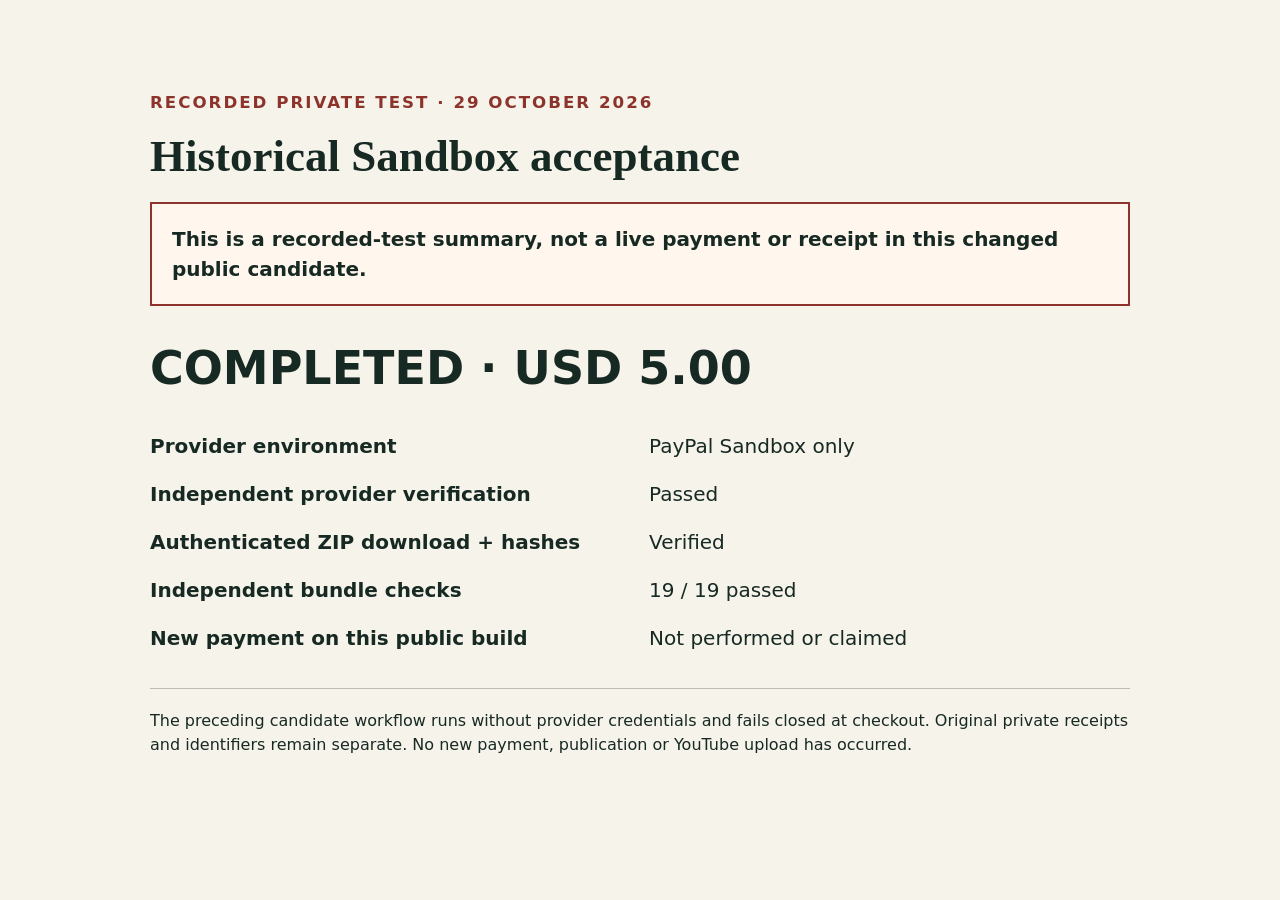
<file: demo/recorded-private-test.html>
<!doctype html><html lang="en"><meta charset="utf-8"><meta name="viewport" content="width=device-width,initial-scale=1"><title>Recorded private test — historical evidence</title><style>body{margin:0;background:#f6f3eb;color:#172923;font:20px/1.5 system-ui,sans-serif}main{max-width:980px;margin:50px auto;padding:36px}small{letter-spacing:.12em;font-weight:700;color:#8c342b}h1{font:600 45px/1.1 Georgia,serif;margin:16px 0}strong.result{display:block;font-size:46px;margin:28px 0}.notice{padding:20px;border:2px solid #8c342b;background:#fff6ed;font-weight:650}dl{display:grid;grid-template-columns:1fr 1fr;gap:18px}dt{font-weight:650}dd{margin:0}footer{font-size:16px;margin-top:35px;border-top:1px solid #bcbdb4;padding-top:20px}</style><main><small>RECORDED PRIVATE TEST · 29 OCTOBER 2026</small><h1>Historical Sandbox acceptance</h1><p class="notice">This is a recorded-test summary, not a live payment or receipt in this changed public candidate.</p><strong class="result">COMPLETED · USD 5.00</strong><dl><dt>Provider environment</dt><dd>PayPal Sandbox only</dd><dt>Independent provider verification</dt><dd>Passed</dd><dt>Authenticated ZIP download + hashes</dt><dd>Verified</dd><dt>Independent bundle checks</dt><dd>19 / 19 passed</dd><dt>New payment on this public build</dt><dd>Not performed or claimed</dd></dl><footer>The preceding candidate workflow runs without provider credentials and fails closed at checkout. Original private receipts and identifiers remain separate. No new payment, publication or YouTube upload has occurred.</footer></main></html>
</file>
